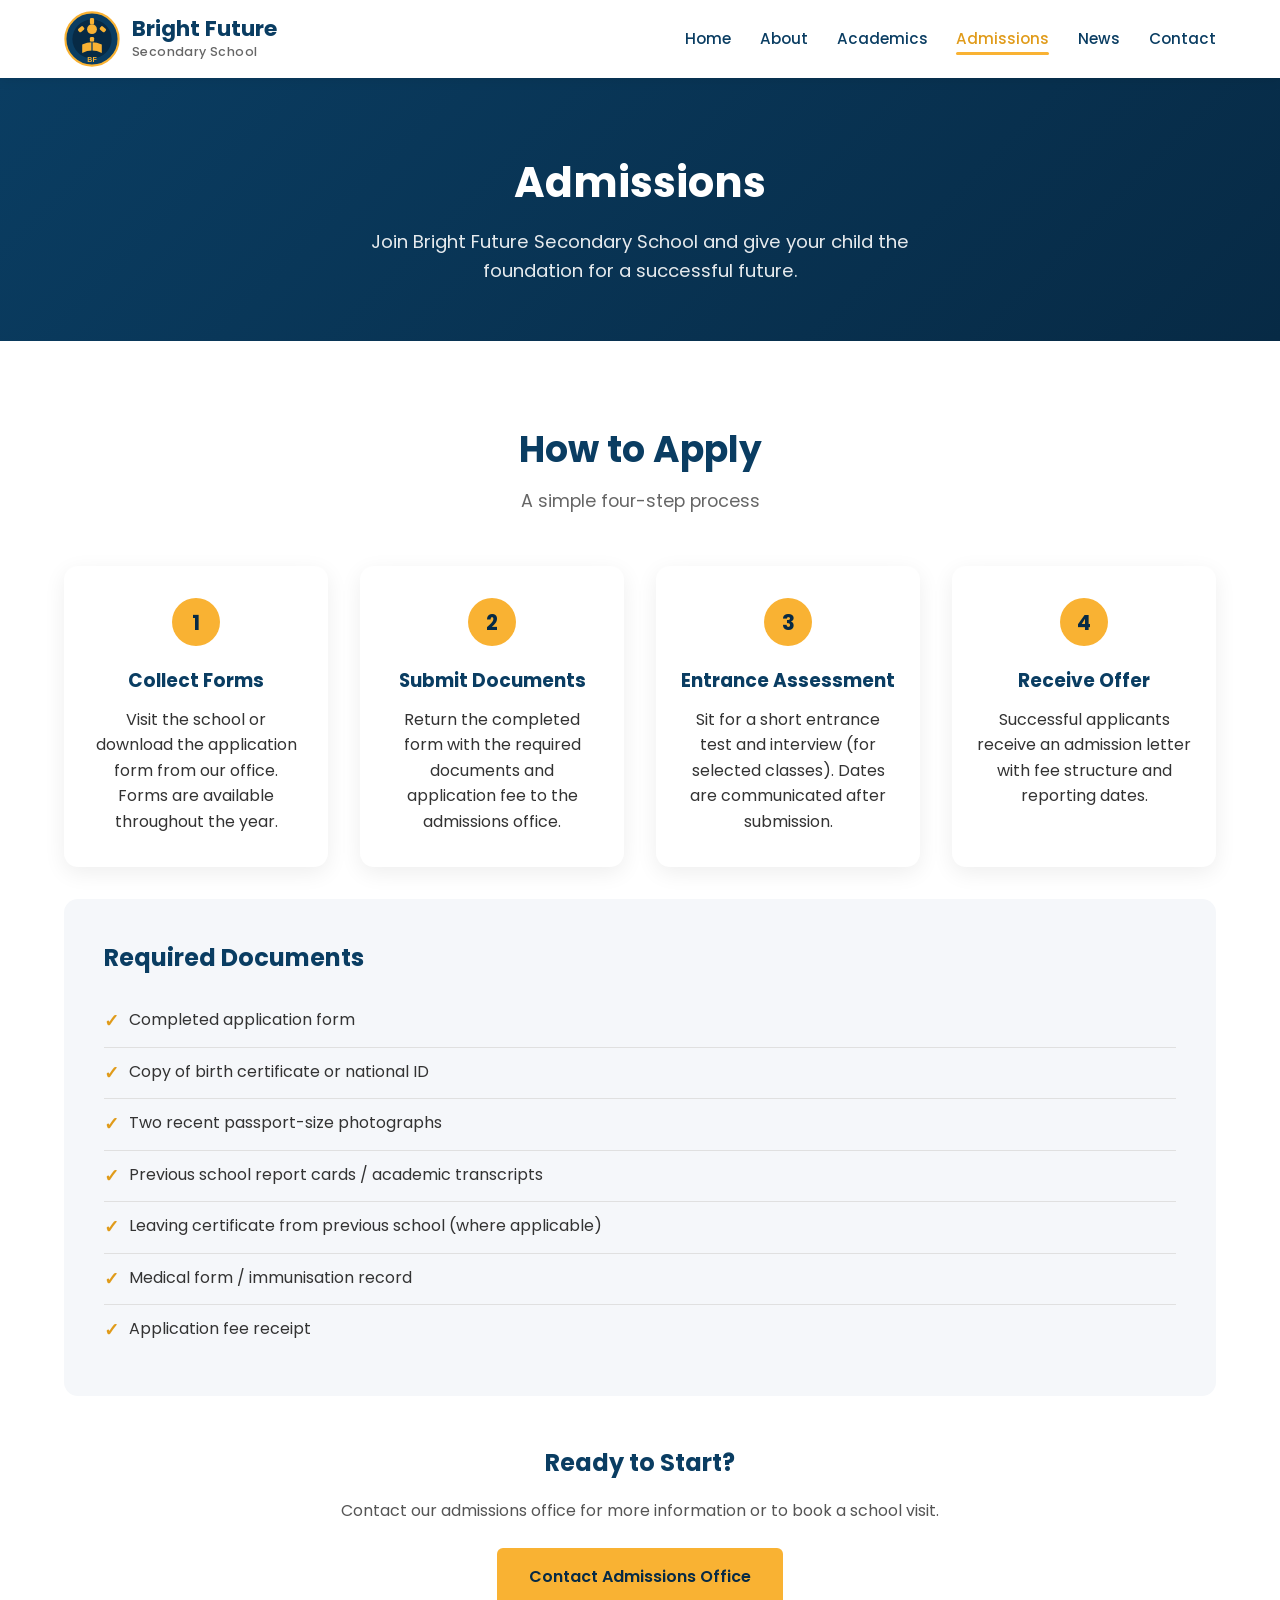
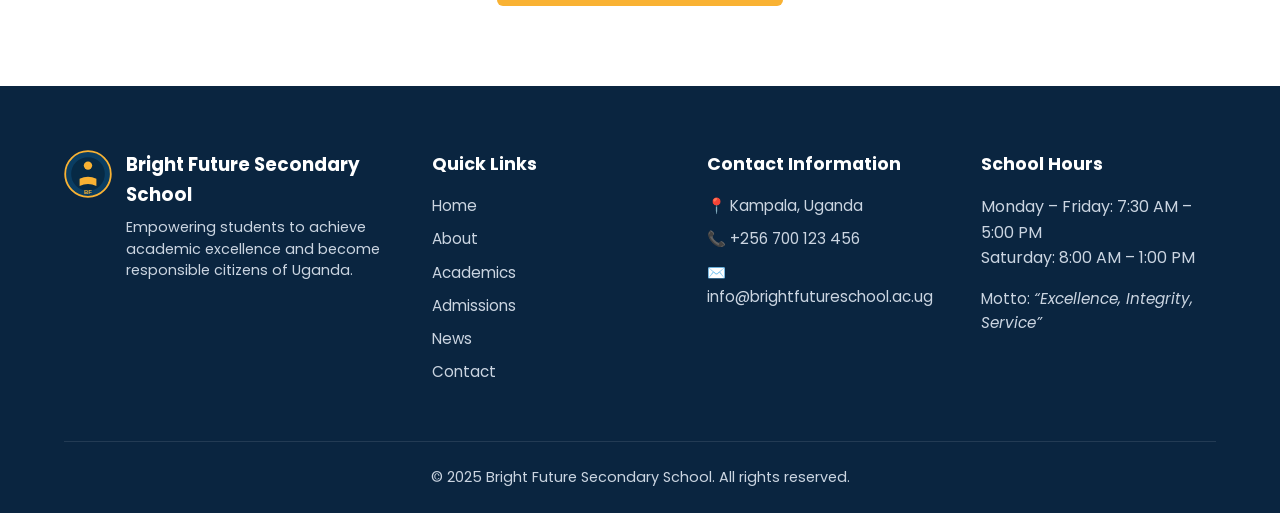
<file: admissions.html>
<!DOCTYPE html>
<html lang="en">
<head>
    <meta charset="UTF-8">
    <meta name="viewport" content="width=device-width, initial-scale=1.0">
    <title>Admissions | Bright Future Secondary School</title>
    <link rel="stylesheet" href="styles.css">
    <link href="https://fonts.googleapis.com/css2?family=Poppins:wght@400;500;600;700&display=swap" rel="stylesheet">
</head>
<body>
    <header class="header">
        <div class="container header-container">
            <a href="index.html" class="logo">
                <svg class="logo-svg" viewBox="0 0 80 80" xmlns="http://www.w3.org/2000/svg" aria-label="Bright Future Secondary School Logo">
                    <circle cx="40" cy="40" r="38" fill="#0a3d62" stroke="#f9b233" stroke-width="3"/>
                    <circle cx="40" cy="40" r="28" fill="#072a45"/>
                    <g fill="#f9b233">
                        <circle cx="40" cy="26" r="7"/>
                        <rect x="37" y="10" width="6" height="9" rx="2"/>
                        <rect x="37" y="37" width="6" height="7" rx="2"/>
                        <rect x="20" y="23" width="9" height="6" rx="2" transform="rotate(-40 24.5 26)"/>
                        <rect x="51" y="23" width="9" height="6" rx="2" transform="rotate(40 55.5 26)"/>
                    </g>
                    <path d="M26 48 Q40 41 54 48 L54 60 Q40 53 26 60 Z" fill="#f9b233"/>
                    <path d="M40 44 L40 57" stroke="#0a3d62" stroke-width="1.8"/>
                    <text x="40" y="73" text-anchor="middle" font-family="Arial, sans-serif" font-size="10" font-weight="bold" fill="#f9b233">BF</text>
                </svg>
                <div class="logo-text">
                    <h1>Bright Future</h1>
                    <p>Secondary School</p>
                </div>
            </a>
            <nav class="nav" id="mainNav">
                                <ul class="nav-list">
                    <li><a href="index.html">Home</a></li>
                    <li><a href="about.html">About</a></li>
                    <li><a href="academics.html">Academics</a></li>
                    <li><a href="admissions.html" class="active">Admissions</a></li>
                    <li><a href="news.html">News</a></li>
                    <li><a href="contact.html">Contact</a></li>
                </ul>
            </nav>
            <button class="menu-toggle" id="menuToggle" aria-label="Toggle menu">☰</button>
        </div>
    </header>

    <section class="page-hero">
        <div class="container">
            <h1>Admissions</h1>
            <p>Join Bright Future Secondary School and give your child the foundation for a successful future.</p>
        </div>
    </section>

    <section class="section">
        <div class="container">
            <div class="section-header">
                <h2>How to Apply</h2>
                <p class="section-subtitle">A simple four-step process</p>
            </div>

            <div class="admission-steps">
                <div class="step-card">
                    <div class="step-number">1</div>
                    <h3>Collect Forms</h3>
                    <p>Visit the school or download the application form from our office. Forms are available throughout the year.</p>
                </div>
                <div class="step-card">
                    <div class="step-number">2</div>
                    <h3>Submit Documents</h3>
                    <p>Return the completed form with the required documents and application fee to the admissions office.</p>
                </div>
                <div class="step-card">
                    <div class="step-number">3</div>
                    <h3>Entrance Assessment</h3>
                    <p>Sit for a short entrance test and interview (for selected classes). Dates are communicated after submission.</p>
                </div>
                <div class="step-card">
                    <div class="step-number">4</div>
                    <h3>Receive Offer</h3>
                    <p>Successful applicants receive an admission letter with fee structure and reporting dates.</p>
                </div>
            </div>

            <div class="requirements-list">
                <h2 style="color: var(--primary);">Required Documents</h2>
                <ul>
                    <li>Completed application form</li>
                    <li>Copy of birth certificate or national ID</li>
                    <li>Two recent passport-size photographs</li>
                    <li>Previous school report cards / academic transcripts</li>
                    <li>Leaving certificate from previous school (where applicable)</li>
                    <li>Medical form / immunisation record</li>
                    <li>Application fee receipt</li>
                </ul>
            </div>

            <div style="text-align: center; margin-top: 3rem;">
                <h2 style="color: var(--primary); margin-bottom: 1rem;">Ready to Start?</h2>
                <p style="margin-bottom: 1.5rem; color: #555;">Contact our admissions office for more information or to book a school visit.</p>
                <a href="contact.html" class="btn btn-primary">Contact Admissions Office</a>
            </div>
        </div>
    </section>

    <footer class="footer">
        <div class="container">
            <div class="footer-grid">
                <div class="footer-col">
                    <div class="footer-logo">
                        <svg class="logo-svg small" viewBox="0 0 80 80" xmlns="http://www.w3.org/2000/svg">
                            <circle cx="40" cy="40" r="38" fill="#0a3d62" stroke="#f9b233" stroke-width="3"/>
                            <circle cx="40" cy="40" r="28" fill="#072a45"/>
                            <g fill="#f9b233"><circle cx="40" cy="26" r="7"/></g>
                            <path d="M26 48 Q40 41 54 48 L54 60 Q40 53 26 60 Z" fill="#f9b233"/>
                            <text x="40" y="73" text-anchor="middle" font-family="Arial" font-size="10" font-weight="bold" fill="#f9b233">BF</text>
                        </svg>
                        <div>
                            <h3>Bright Future Secondary School</h3>
                            <p>Empowering students to achieve academic excellence and become responsible citizens of Uganda.</p>
                        </div>
                    </div>
                </div>
                <div class="footer-col">
                    <h4>Quick Links</h4>
                                        <ul>
                        <li><a href="index.html">Home</a></li>
                        <li><a href="about.html">About</a></li>
                        <li><a href="academics.html">Academics</a></li>
                        <li><a href="admissions.html">Admissions</a></li>
                        <li><a href="news.html">News</a></li>
                        <li><a href="contact.html">Contact</a></li>
                    </ul>
                </div>
                <div class="footer-col">
                    <h4>Contact Information</h4>
                    <ul class="contact-info">
                        <li>📍 Kampala, Uganda</li>
                        <li>📞 +256 700 123 456</li>
                        <li>✉️ info@brightfutureschool.ac.ug</li>
                    </ul>
                </div>
                <div class="footer-col">
                    <h4>School Hours</h4>
                    <p>Monday – Friday: 7:30 AM – 5:00 PM</p>
                    <p>Saturday: 8:00 AM – 1:00 PM</p>
                    <p class="motto">Motto: <em>“Excellence, Integrity, Service”</em></p>
                </div>
            </div>
            <div class="footer-bottom">
                <p>&copy; 2025 Bright Future Secondary School. All rights reserved.</p>
            </div>
        </div>
    </footer>

    <script>
        const toggle = document.getElementById('menuToggle');
        const nav = document.getElementById('mainNav');
        toggle.addEventListener('click', () => nav.classList.toggle('open'));
        document.querySelectorAll('.nav-list a').forEach(link => {
            link.addEventListener('click', () => nav.classList.remove('open'));
        });
    </script>
</body>
</html>
</file>
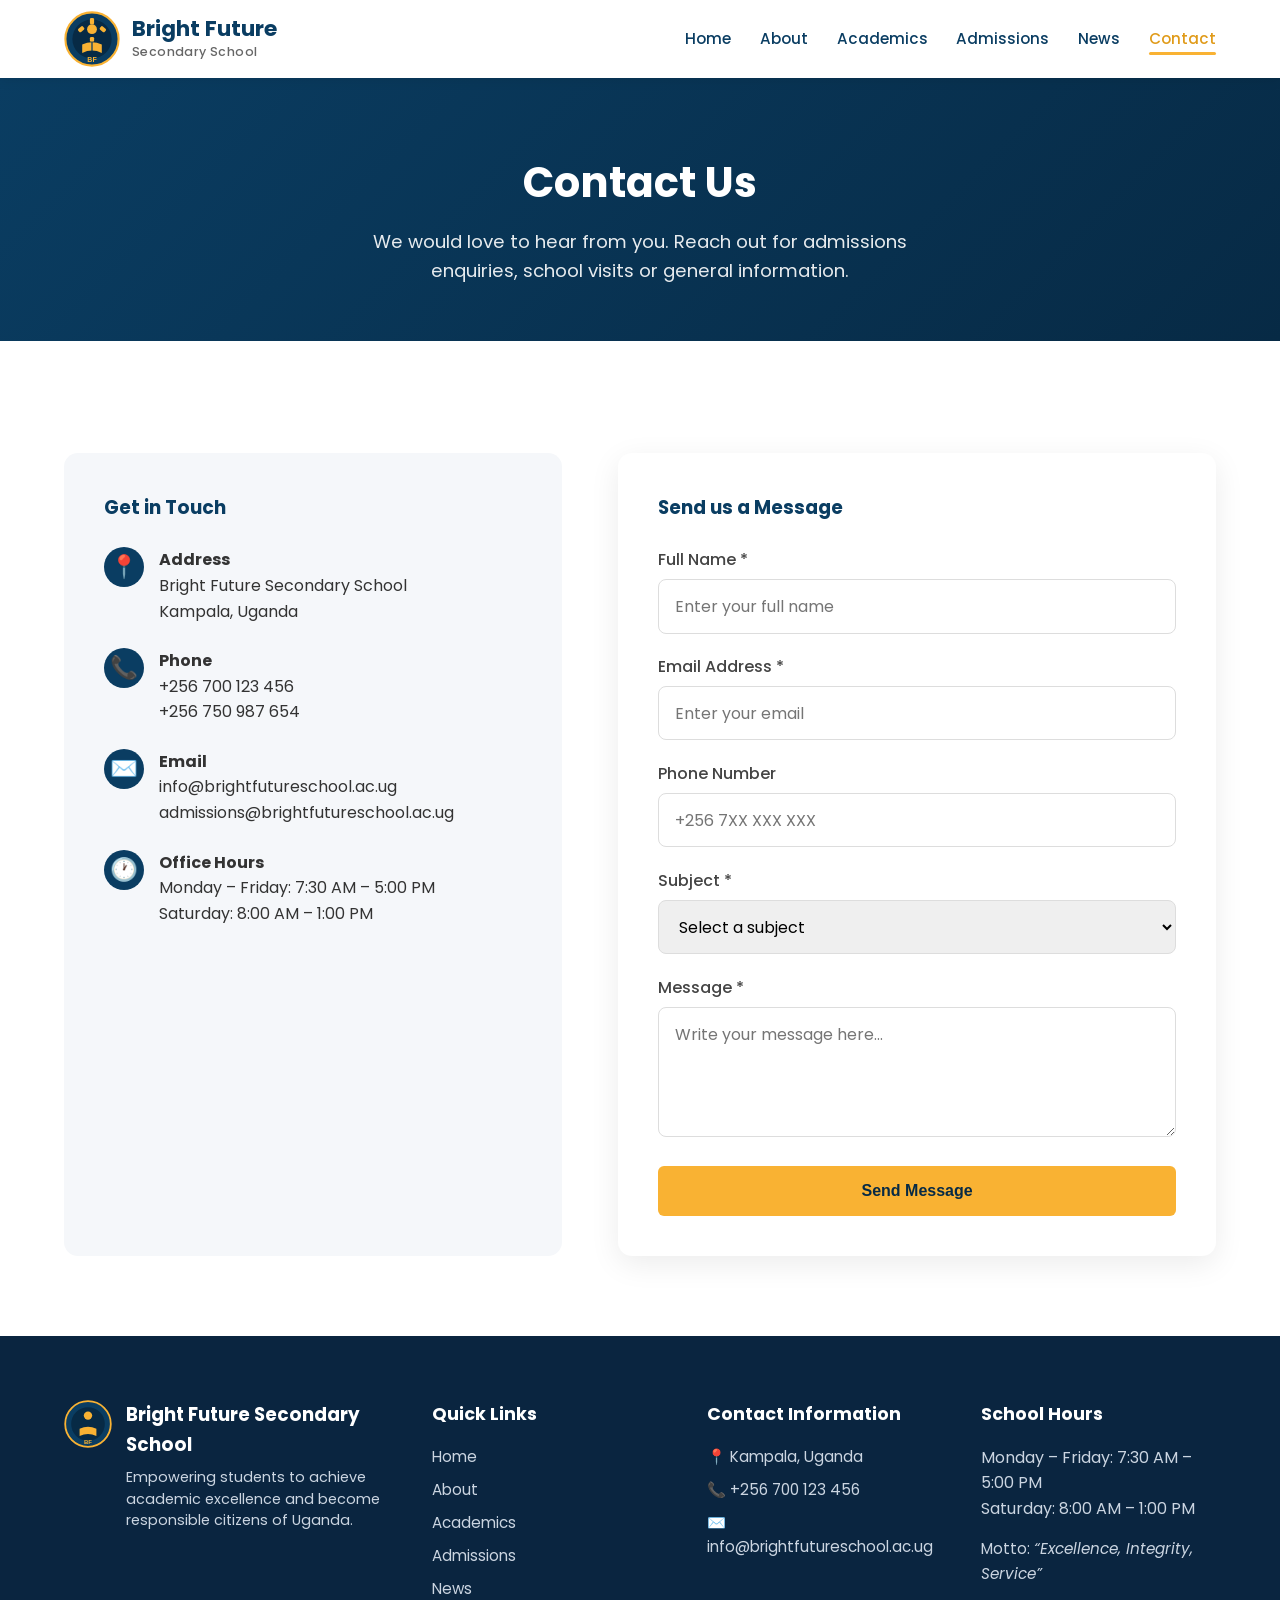
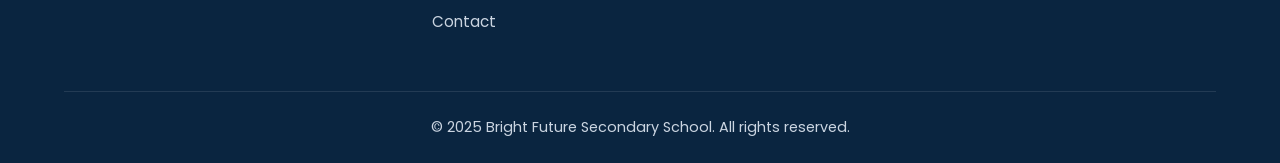
<file: contact.html>
<!DOCTYPE html>
<html lang="en">
<head>
    <meta charset="UTF-8">
    <meta name="viewport" content="width=device-width, initial-scale=1.0">
    <title>Contact Us | Bright Future Secondary School</title>
    <link rel="stylesheet" href="styles.css">
    <link href="https://fonts.googleapis.com/css2?family=Poppins:wght@400;500;600;700&display=swap" rel="stylesheet">
</head>
<body>
    <header class="header">
        <div class="container header-container">
            <a href="index.html" class="logo">
                <svg class="logo-svg" viewBox="0 0 80 80" xmlns="http://www.w3.org/2000/svg" aria-label="Bright Future Secondary School Logo">
                    <circle cx="40" cy="40" r="38" fill="#0a3d62" stroke="#f9b233" stroke-width="3"/>
                    <circle cx="40" cy="40" r="28" fill="#072a45"/>
                    <g fill="#f9b233">
                        <circle cx="40" cy="26" r="7"/>
                        <rect x="37" y="10" width="6" height="9" rx="2"/>
                        <rect x="37" y="37" width="6" height="7" rx="2"/>
                        <rect x="20" y="23" width="9" height="6" rx="2" transform="rotate(-40 24.5 26)"/>
                        <rect x="51" y="23" width="9" height="6" rx="2" transform="rotate(40 55.5 26)"/>
                    </g>
                    <path d="M26 48 Q40 41 54 48 L54 60 Q40 53 26 60 Z" fill="#f9b233"/>
                    <path d="M40 44 L40 57" stroke="#0a3d62" stroke-width="1.8"/>
                    <text x="40" y="73" text-anchor="middle" font-family="Arial, sans-serif" font-size="10" font-weight="bold" fill="#f9b233">BF</text>
                </svg>
                <div class="logo-text">
                    <h1>Bright Future</h1>
                    <p>Secondary School</p>
                </div>
            </a>
            <nav class="nav" id="mainNav">
                                <ul class="nav-list">
                    <li><a href="index.html">Home</a></li>
                    <li><a href="about.html">About</a></li>
                    <li><a href="academics.html">Academics</a></li>
                    <li><a href="admissions.html">Admissions</a></li>
                    <li><a href="news.html">News</a></li>
                    <li><a href="contact.html" class="active">Contact</a></li>
                </ul>
            </nav>
            <button class="menu-toggle" id="menuToggle" aria-label="Toggle menu">☰</button>
        </div>
    </header>

    <section class="page-hero">
        <div class="container">
            <h1>Contact Us</h1>
            <p>We would love to hear from you. Reach out for admissions enquiries, school visits or general information.</p>
        </div>
    </section>

    <section class="section">
        <div class="container">
            <div class="contact-grid">
                <div class="contact-info-card">
                    <h3>Get in Touch</h3>
                    <div class="contact-item">
                        <div class="icon">📍</div>
                        <div>
                            <strong>Address</strong><br>
                            Bright Future Secondary School<br>
                            Kampala, Uganda
                        </div>
                    </div>
                    <div class="contact-item">
                        <div class="icon">📞</div>
                        <div>
                            <strong>Phone</strong><br>
                            +256 700 123 456<br>
                            +256 750 987 654
                        </div>
                    </div>
                    <div class="contact-item">
                        <div class="icon">✉️</div>
                        <div>
                            <strong>Email</strong><br>
                            info@brightfutureschool.ac.ug<br>
                            admissions@brightfutureschool.ac.ug
                        </div>
                    </div>
                    <div class="contact-item">
                        <div class="icon">🕐</div>
                        <div>
                            <strong>Office Hours</strong><br>
                            Monday – Friday: 7:30 AM – 5:00 PM<br>
                            Saturday: 8:00 AM – 1:00 PM
                        </div>
                    </div>
                </div>

                <div class="contact-form">
                    <h3>Send us a Message</h3>
                    <form action="#" method="post">
                        <div class="form-group">
                            <label for="name">Full Name *</label>
                            <input type="text" id="name" name="name" required placeholder="Enter your full name">
                        </div>
                        <div class="form-group">
                            <label for="email">Email Address *</label>
                            <input type="email" id="email" name="email" required placeholder="Enter your email">
                        </div>
                        <div class="form-group">
                            <label for="phone">Phone Number</label>
                            <input type="tel" id="phone" name="phone" placeholder="+256 7XX XXX XXX">
                        </div>
                        <div class="form-group">
                            <label for="subject">Subject *</label>
                            <select id="subject" name="subject" required>
                                <option value="">Select a subject</option>
                                <option value="admissions">Admissions Enquiry</option>
                                <option value="visit">School Visit</option>
                                <option value="fees">Fees Information</option>
                                <option value="general">General Enquiry</option>
                            </select>
                        </div>
                        <div class="form-group">
                            <label for="message">Message *</label>
                            <textarea id="message" name="message" required placeholder="Write your message here..."></textarea>
                        </div>
                        <button type="submit" class="btn btn-primary" style="width: 100%;">Send Message</button>
                    </form>
                </div>
            </div>
        </div>
    </section>

    <footer class="footer">
        <div class="container">
            <div class="footer-grid">
                <div class="footer-col">
                    <div class="footer-logo">
                        <svg class="logo-svg small" viewBox="0 0 80 80" xmlns="http://www.w3.org/2000/svg">
                            <circle cx="40" cy="40" r="38" fill="#0a3d62" stroke="#f9b233" stroke-width="3"/>
                            <circle cx="40" cy="40" r="28" fill="#072a45"/>
                            <g fill="#f9b233"><circle cx="40" cy="26" r="7"/></g>
                            <path d="M26 48 Q40 41 54 48 L54 60 Q40 53 26 60 Z" fill="#f9b233"/>
                            <text x="40" y="73" text-anchor="middle" font-family="Arial" font-size="10" font-weight="bold" fill="#f9b233">BF</text>
                        </svg>
                        <div>
                            <h3>Bright Future Secondary School</h3>
                            <p>Empowering students to achieve academic excellence and become responsible citizens of Uganda.</p>
                        </div>
                    </div>
                </div>
                <div class="footer-col">
                    <h4>Quick Links</h4>
                                        <ul>
                        <li><a href="index.html">Home</a></li>
                        <li><a href="about.html">About</a></li>
                        <li><a href="academics.html">Academics</a></li>
                        <li><a href="admissions.html">Admissions</a></li>
                        <li><a href="news.html">News</a></li>
                        <li><a href="contact.html">Contact</a></li>
                    </ul>
                </div>
                <div class="footer-col">
                    <h4>Contact Information</h4>
                    <ul class="contact-info">
                        <li>📍 Kampala, Uganda</li>
                        <li>📞 +256 700 123 456</li>
                        <li>✉️ info@brightfutureschool.ac.ug</li>
                    </ul>
                </div>
                <div class="footer-col">
                    <h4>School Hours</h4>
                    <p>Monday – Friday: 7:30 AM – 5:00 PM</p>
                    <p>Saturday: 8:00 AM – 1:00 PM</p>
                    <p class="motto">Motto: <em>“Excellence, Integrity, Service”</em></p>
                </div>
            </div>
            <div class="footer-bottom">
                <p>&copy; 2025 Bright Future Secondary School. All rights reserved.</p>
            </div>
        </div>
    </footer>

    <script>
        const toggle = document.getElementById('menuToggle');
        const nav = document.getElementById('mainNav');
        toggle.addEventListener('click', () => nav.classList.toggle('open'));
        document.querySelectorAll('.nav-list a').forEach(link => {
            link.addEventListener('click', () => nav.classList.remove('open'));
        });
    </script>
</body>
</html>
</file>
<file: styles.css>
/* ===== RESET & BASE ===== */
* {
    margin: 0;
    padding: 0;
    box-sizing: border-box;
}

html {
    scroll-behavior: smooth;
}

body {
    font-family: 'Poppins', 'Segoe UI', Tahoma, Geneva, Verdana, sans-serif;
    line-height: 1.6;
    color: #333;
    background: #fff;
}

.container {
    width: 90%;
    max-width: 1200px;
    margin: 0 auto;
}

img {
    max-width: 100%;
    height: auto;
    display: block;
}

a {
    text-decoration: none;
    color: inherit;
}

/* ===== COLOURS ===== */
:root {
    --primary: #0a3d62;
    --primary-dark: #072a45;
    --accent: #f9b233;
    --accent-dark: #e09b1a;
    --light: #f5f7fa;
    --text: #333;
    --white: #ffffff;
}

/* ===== HEADER ===== */
.header {
    background: var(--white);
    box-shadow: 0 2px 12px rgba(0,0,0,0.08);
    position: sticky;
    top: 0;
    z-index: 1000;
}

.header-container {
    display: flex;
    align-items: center;
    justify-content: space-between;
    padding: 0.7rem 0;
}

.logo {
    display: flex;
    align-items: center;
    gap: 12px;
}

.logo-svg {
    width: 56px;
    height: 56px;
    flex-shrink: 0;
}

.logo-svg.small {
    width: 48px;
    height: 48px;
}

.logo-text h1 {
    font-size: 1.35rem;
    color: var(--primary);
    line-height: 1.2;
    font-weight: 700;
}

.logo-text p {
    font-size: 0.78rem;
    color: #666;
    letter-spacing: 0.4px;
    font-weight: 500;
}

.nav-list {
    display: flex;
    list-style: none;
    gap: 1.8rem;
}

.nav-list a {
    font-weight: 500;
    color: var(--primary);
    transition: color 0.3s;
    position: relative;
    font-size: 0.95rem;
}

.nav-list a:hover,
.nav-list a.active {
    color: var(--accent-dark);
}

.nav-list a.active::after {
    content: '';
    position: absolute;
    bottom: -6px;
    left: 0;
    width: 100%;
    height: 3px;
    background: var(--accent);
    border-radius: 2px;
}

.menu-toggle {
    display: none;
    background: none;
    border: none;
    font-size: 1.8rem;
    cursor: pointer;
    color: var(--primary);
}

/* ===== PAGE HERO (for inner pages) ===== */
.page-hero {
    background: linear-gradient(135deg, var(--primary), var(--primary-dark));
    color: var(--white);
    padding: 4.5rem 0 3.5rem;
    text-align: center;
}

.page-hero h1 {
    font-size: 2.6rem;
    margin-bottom: 0.6rem;
}

.page-hero p {
    font-size: 1.15rem;
    opacity: 0.9;
    max-width: 600px;
    margin: 0 auto;
}

/* ===== HERO (Home only) ===== */
.hero {
    position: relative;
    height: 85vh;
    min-height: 520px;
    background: url('https://images.pexels.com/photos/35305047/pexels-photo-35305047.jpeg?auto=compress&cs=tinysrgb&w=1600') center/cover no-repeat;
    display: flex;
    align-items: center;
    color: var(--white);
}

.hero-overlay {
    position: absolute;
    inset: 0;
    background: linear-gradient(135deg, rgba(10,61,98,0.88), rgba(7,42,69,0.75));
}

.hero-content {
    position: relative;
    z-index: 2;
    max-width: 720px;
}

.hero h2 {
    font-size: 2.9rem;
    font-weight: 700;
    margin-bottom: 1.1rem;
    line-height: 1.2;
}

.hero p {
    font-size: 1.18rem;
    margin-bottom: 2.2rem;
    opacity: 0.95;
    max-width: 580px;
}

.hero-buttons {
    display: flex;
    gap: 1rem;
    flex-wrap: wrap;
}

/* ===== BUTTONS ===== */
.btn {
    display: inline-block;
    padding: 0.9rem 1.9rem;
    border-radius: 6px;
    font-weight: 600;
    transition: all 0.3s ease;
    border: 2px solid transparent;
    font-size: 1rem;
    cursor: pointer;
}

.btn-primary {
    background: var(--accent);
    color: var(--primary-dark);
}

.btn-primary:hover {
    background: var(--accent-dark);
    transform: translateY(-2px);
    box-shadow: 0 6px 18px rgba(249,178,51,0.35);
}

.btn-secondary {
    background: transparent;
    border-color: var(--white);
    color: var(--white);
}

.btn-secondary:hover {
    background: var(--white);
    color: var(--primary);
}

.btn-outline {
    border: 2px solid var(--primary);
    color: var(--primary);
    background: transparent;
}

.btn-outline:hover {
    background: var(--primary);
    color: var(--white);
}

.btn-link {
    color: var(--primary);
    font-weight: 600;
    display: inline-block;
    margin-top: 0.9rem;
}

.btn-link:hover {
    color: var(--accent-dark);
}

/* ===== SECTIONS ===== */
.section {
    padding: 5rem 0;
}

.section-header {
    text-align: center;
    margin-bottom: 3.2rem;
}

.section-header h2 {
    font-size: 2.25rem;
    color: var(--primary);
    margin-bottom: 0.5rem;
}

.section-subtitle {
    color: #666;
    font-size: 1.1rem;
}

/* ===== ABOUT ===== */
.about-grid {
    display: grid;
    grid-template-columns: 1fr 1fr;
    gap: 3.5rem;
    align-items: center;
}

.about-text p {
    margin-bottom: 1.3rem;
    color: #555;
    font-size: 1.05rem;
}

.about-image img {
    border-radius: 14px;
    box-shadow: 0 18px 45px rgba(0,0,0,0.14);
    width: 100%;
    height: 340px;
    object-fit: cover;
}

/* ===== FEATURES ===== */
.features {
    background: var(--light);
}

.features-grid {
    display: grid;
    grid-template-columns: repeat(auto-fit, minmax(240px, 1fr));
    gap: 2rem;
}

.feature-card {
    background: var(--white);
    padding: 2.2rem 1.8rem;
    border-radius: 14px;
    text-align: center;
    box-shadow: 0 6px 22px rgba(0,0,0,0.06);
    transition: transform 0.3s, box-shadow 0.3s;
}

.feature-card:hover {
    transform: translateY(-8px);
    box-shadow: 0 14px 35px rgba(0,0,0,0.1);
}

.feature-icon {
    font-size: 2.6rem;
    margin-bottom: 1rem;
}

.feature-card h3 {
    color: var(--primary);
    margin-bottom: 0.7rem;
    font-size: 1.2rem;
}

.feature-card p {
    color: #555;
    font-size: 0.95rem;
}

/* ===== ACADEMICS ===== */
.programs-grid {
    display: grid;
    grid-template-columns: repeat(auto-fit, minmax(300px, 1fr));
    gap: 2rem;
}

.program-card {
    background: var(--white);
    border-radius: 14px;
    overflow: hidden;
    box-shadow: 0 8px 28px rgba(0,0,0,0.08);
    transition: transform 0.3s;
}

.program-card:hover {
    transform: translateY(-7px);
}

.program-card img {
    width: 100%;
    height: 210px;
    object-fit: cover;
}

.program-content {
    padding: 1.6rem;
}

.program-content h3 {
    color: var(--primary);
    margin-bottom: 0.7rem;
    font-size: 1.2rem;
}

.program-content p {
    color: #555;
    font-size: 0.95rem;
}

/* ===== CTA ===== */
.cta {
    background: linear-gradient(135deg, var(--primary), var(--primary-dark));
    color: var(--white);
    text-align: center;
}

.cta h2 {
    font-size: 2.3rem;
    margin-bottom: 1rem;
}

.cta p {
    font-size: 1.15rem;
    margin-bottom: 2.2rem;
    opacity: 0.95;
    max-width: 650px;
    margin-left: auto;
    margin-right: auto;
}

.cta-buttons {
    display: flex;
    gap: 1rem;
    justify-content: center;
    flex-wrap: wrap;
}

/* ===== ABOUT PAGE SPECIFIC ===== */
.mission-vision {
    display: grid;
    grid-template-columns: 1fr 1fr;
    gap: 2.5rem;
    margin-top: 3rem;
}

.mv-card {
    background: var(--light);
    padding: 2.2rem;
    border-radius: 14px;
    border-left: 5px solid var(--accent);
}

.mv-card h3 {
    color: var(--primary);
    margin-bottom: 1rem;
    font-size: 1.4rem;
}

.values-grid {
    display: grid;
    grid-template-columns: repeat(auto-fit, minmax(200px, 1fr));
    gap: 1.5rem;
    margin-top: 2.5rem;
}

.value-item {
    text-align: center;
    padding: 1.5rem;
    background: var(--white);
    border-radius: 12px;
    box-shadow: 0 4px 15px rgba(0,0,0,0.06);
}

.value-item h4 {
    color: var(--primary);
    margin: 0.8rem 0 0.4rem;
}

/* ===== ADMISSIONS PAGE ===== */
.admission-steps {
    display: grid;
    grid-template-columns: repeat(auto-fit, minmax(240px, 1fr));
    gap: 2rem;
    margin-top: 2.5rem;
}

.step-card {
    background: var(--white);
    border-radius: 14px;
    padding: 2rem 1.5rem;
    text-align: center;
    box-shadow: 0 6px 22px rgba(0,0,0,0.07);
    position: relative;
}

.step-number {
    width: 48px;
    height: 48px;
    background: var(--accent);
    color: var(--primary-dark);
    font-weight: 700;
    font-size: 1.3rem;
    border-radius: 50%;
    display: flex;
    align-items: center;
    justify-content: center;
    margin: 0 auto 1.2rem;
}

.step-card h3 {
    color: var(--primary);
    margin-bottom: 0.7rem;
}

.requirements-list {
    background: var(--light);
    padding: 2.5rem;
    border-radius: 14px;
    margin-top: 2rem;
}

.requirements-list ul {
    list-style: none;
    margin-top: 1.2rem;
}

.requirements-list li {
    padding: 0.7rem 0;
    border-bottom: 1px solid #e0e0e0;
    display: flex;
    align-items: flex-start;
    gap: 10px;
}

.requirements-list li:last-child {
    border-bottom: none;
}

.requirements-list li::before {
    content: "✓";
    color: var(--accent-dark);
    font-weight: bold;
    font-size: 1.1rem;
}

/* ===== CONTACT PAGE ===== */
.contact-grid {
    display: grid;
    grid-template-columns: 1fr 1.2fr;
    gap: 3.5rem;
    margin-top: 2rem;
}

.contact-info-card {
    background: var(--light);
    padding: 2.5rem;
    border-radius: 14px;
}

.contact-info-card h3 {
    color: var(--primary);
    margin-bottom: 1.5rem;
}

.contact-item {
    display: flex;
    gap: 15px;
    margin-bottom: 1.5rem;
    align-items: flex-start;
}

.contact-item .icon {
    font-size: 1.4rem;
    width: 40px;
    height: 40px;
    background: var(--primary);
    color: var(--accent);
    border-radius: 50%;
    display: flex;
    align-items: center;
    justify-content: center;
    flex-shrink: 0;
}

.contact-form {
    background: var(--white);
    padding: 2.5rem;
    border-radius: 14px;
    box-shadow: 0 8px 30px rgba(0,0,0,0.08);
}

.contact-form h3 {
    color: var(--primary);
    margin-bottom: 1.5rem;
}

.form-group {
    margin-bottom: 1.3rem;
}

.form-group label {
    display: block;
    margin-bottom: 0.4rem;
    font-weight: 500;
    color: #444;
}

.form-group input,
.form-group select,
.form-group textarea {
    width: 100%;
    padding: 0.85rem 1rem;
    border: 1px solid #ddd;
    border-radius: 8px;
    font-family: inherit;
    font-size: 1rem;
    transition: border-color 0.3s;
}

.form-group input:focus,
.form-group select:focus,
.form-group textarea:focus {
    outline: none;
    border-color: var(--primary);
}

.form-group textarea {
    resize: vertical;
    min-height: 130px;
}

/* ===== FOOTER ===== */
.footer {
    background: #0a2540;
    color: #cbd5e1;
    padding: 4rem 0 0;
}

.footer-grid {
    display: grid;
    grid-template-columns: 1.4fr 1fr 1fr 1fr;
    gap: 2.5rem;
    margin-bottom: 3rem;
}

.footer-logo {
    display: flex;
    gap: 14px;
    align-items: flex-start;
}

.footer h3, .footer h4 {
    color: var(--white);
    margin-bottom: 1rem;
    font-size: 1.1rem;
}

.footer-logo h3 {
    font-size: 1.15rem;
    margin-bottom: 0.5rem;
}

.footer-logo p {
    font-size: 0.9rem;
    line-height: 1.5;
}

.footer ul {
    list-style: none;
}

.footer ul li {
    margin-bottom: 0.55rem;
    font-size: 0.95rem;
}

.footer a:hover {
    color: var(--accent);
}

.contact-info li {
    display: flex;
    align-items: flex-start;
    gap: 6px;
}

.motto {
    margin-top: 1rem;
    font-size: 0.95rem;
}

.footer-bottom {
    border-top: 1px solid rgba(255,255,255,0.1);
    padding: 1.5rem 0;
    text-align: center;
    font-size: 0.9rem;
}

/* ===== RESPONSIVE ===== */
@media (max-width: 1000px) {
    .footer-grid {
        grid-template-columns: 1fr 1fr;
    }
    .contact-grid {
        grid-template-columns: 1fr;
    }
}

@media (max-width: 900px) {
    .about-grid,
    .mission-vision {
        grid-template-columns: 1fr;
    }
    
    .about-image img {
        height: 300px;
    }
    
    .hero h2 {
        font-size: 2.3rem;
    }
    
    .page-hero h1 {
        font-size: 2.1rem;
    }
}

@media (max-width: 768px) {
    .menu-toggle {
        display: block;
    }
    
    .nav {
        position: absolute;
        top: 100%;
        left: 0;
        right: 0;
        background: var(--white);
        box-shadow: 0 12px 25px rgba(0,0,0,0.1);
        max-height: 0;
        overflow: hidden;
        transition: max-height 0.4s ease;
    }
    
    .nav.open {
        max-height: 400px;
    }
    
    .nav-list {
        flex-direction: column;
        padding: 1.5rem;
        gap: 1.1rem;
    }
    
    .nav-list a.active::after {
        display: none;
    }
    
    .hero {
        height: 70vh;
        min-height: 460px;
        text-align: center;
    }
    
    .hero-content {
        margin: 0 auto;
    }
    
    .hero h2 {
        font-size: 2rem;
    }
    
    .hero p {
        margin-left: auto;
        margin-right: auto;
    }
    
    .hero-buttons {
        justify-content: center;
    }
    
    .section {
        padding: 3.5rem 0;
    }
    
    .footer-grid {
        grid-template-columns: 1fr;
        gap: 2rem;
    }
}

@media (max-width: 480px) {
    .logo-text h1 {
        font-size: 1.15rem;
    }
    
    .hero h2 {
        font-size: 1.7rem;
    }
    
    .btn {
        padding: 0.8rem 1.5rem;
        font-size: 0.95rem;
    }
    
    .section-header h2 {
        font-size: 1.8rem;
    }
    
    .page-hero h1 {
        font-size: 1.8rem;
    }
}
</file>
